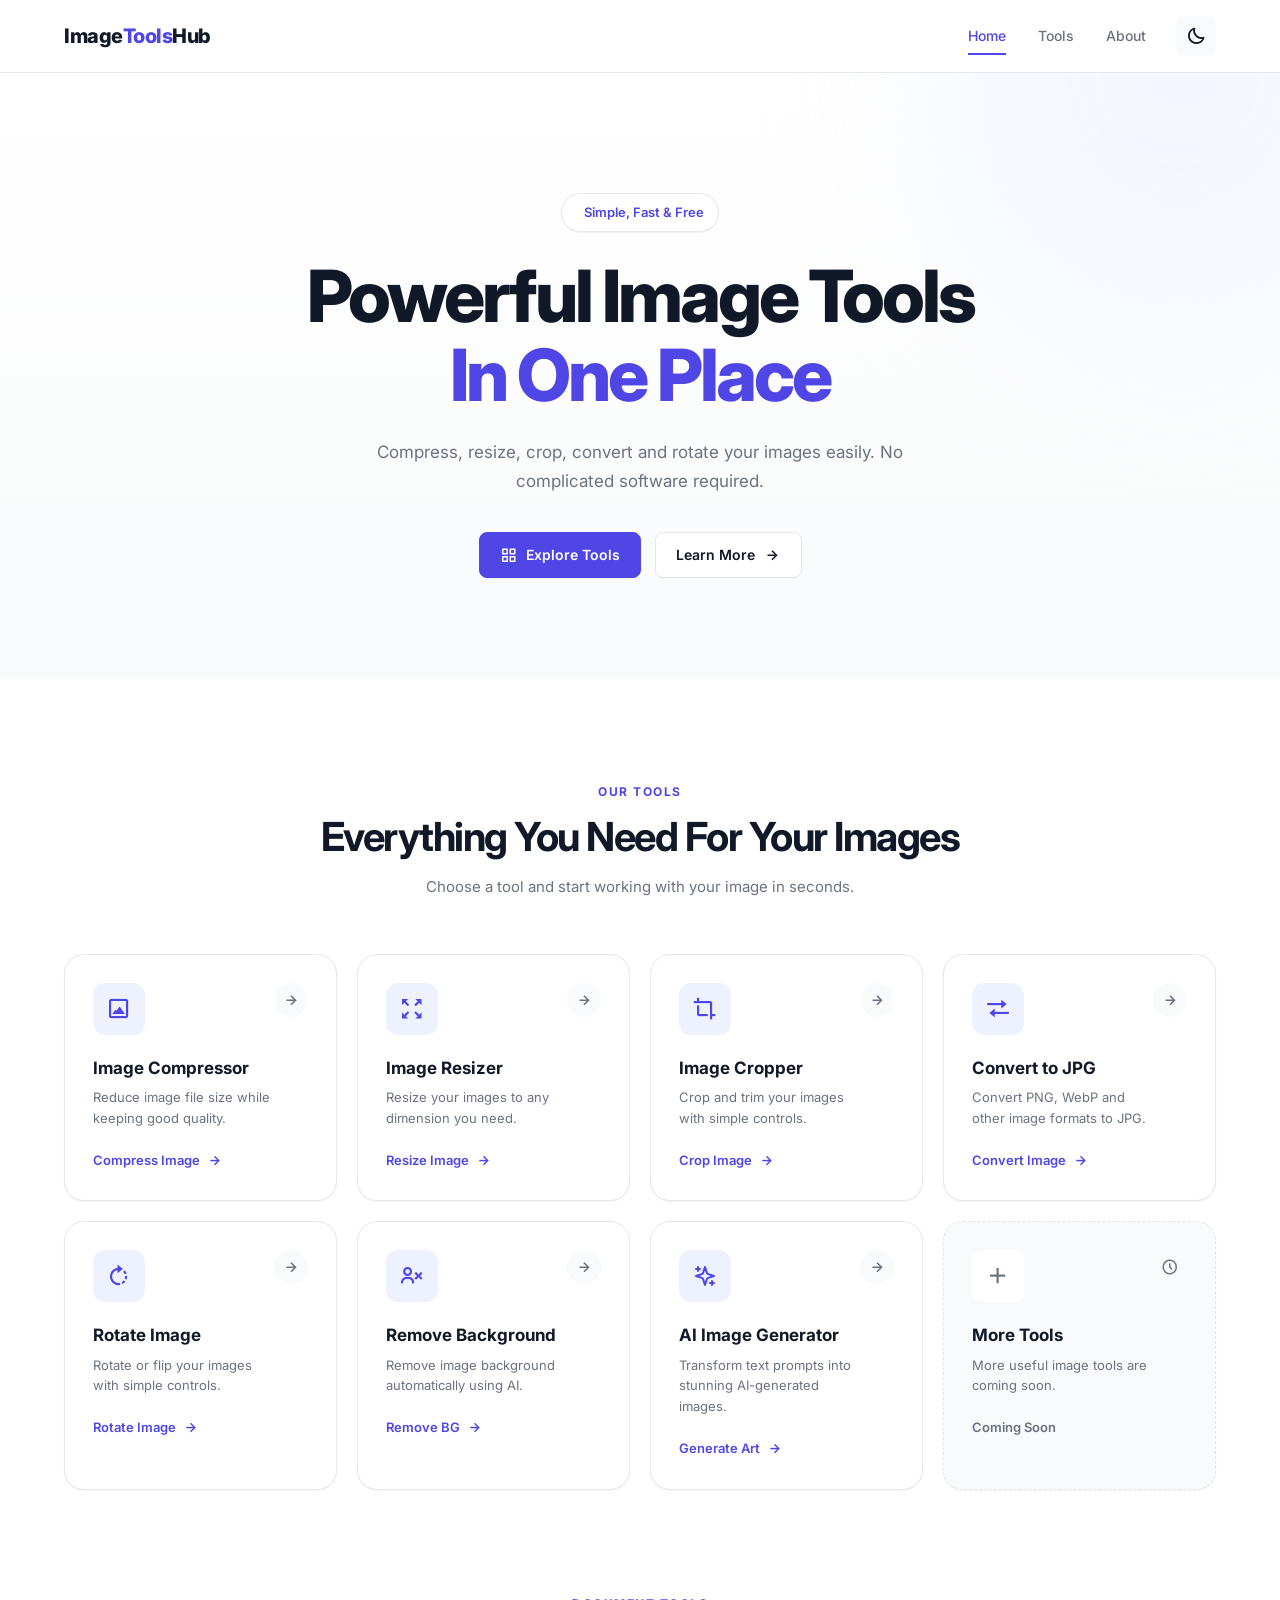
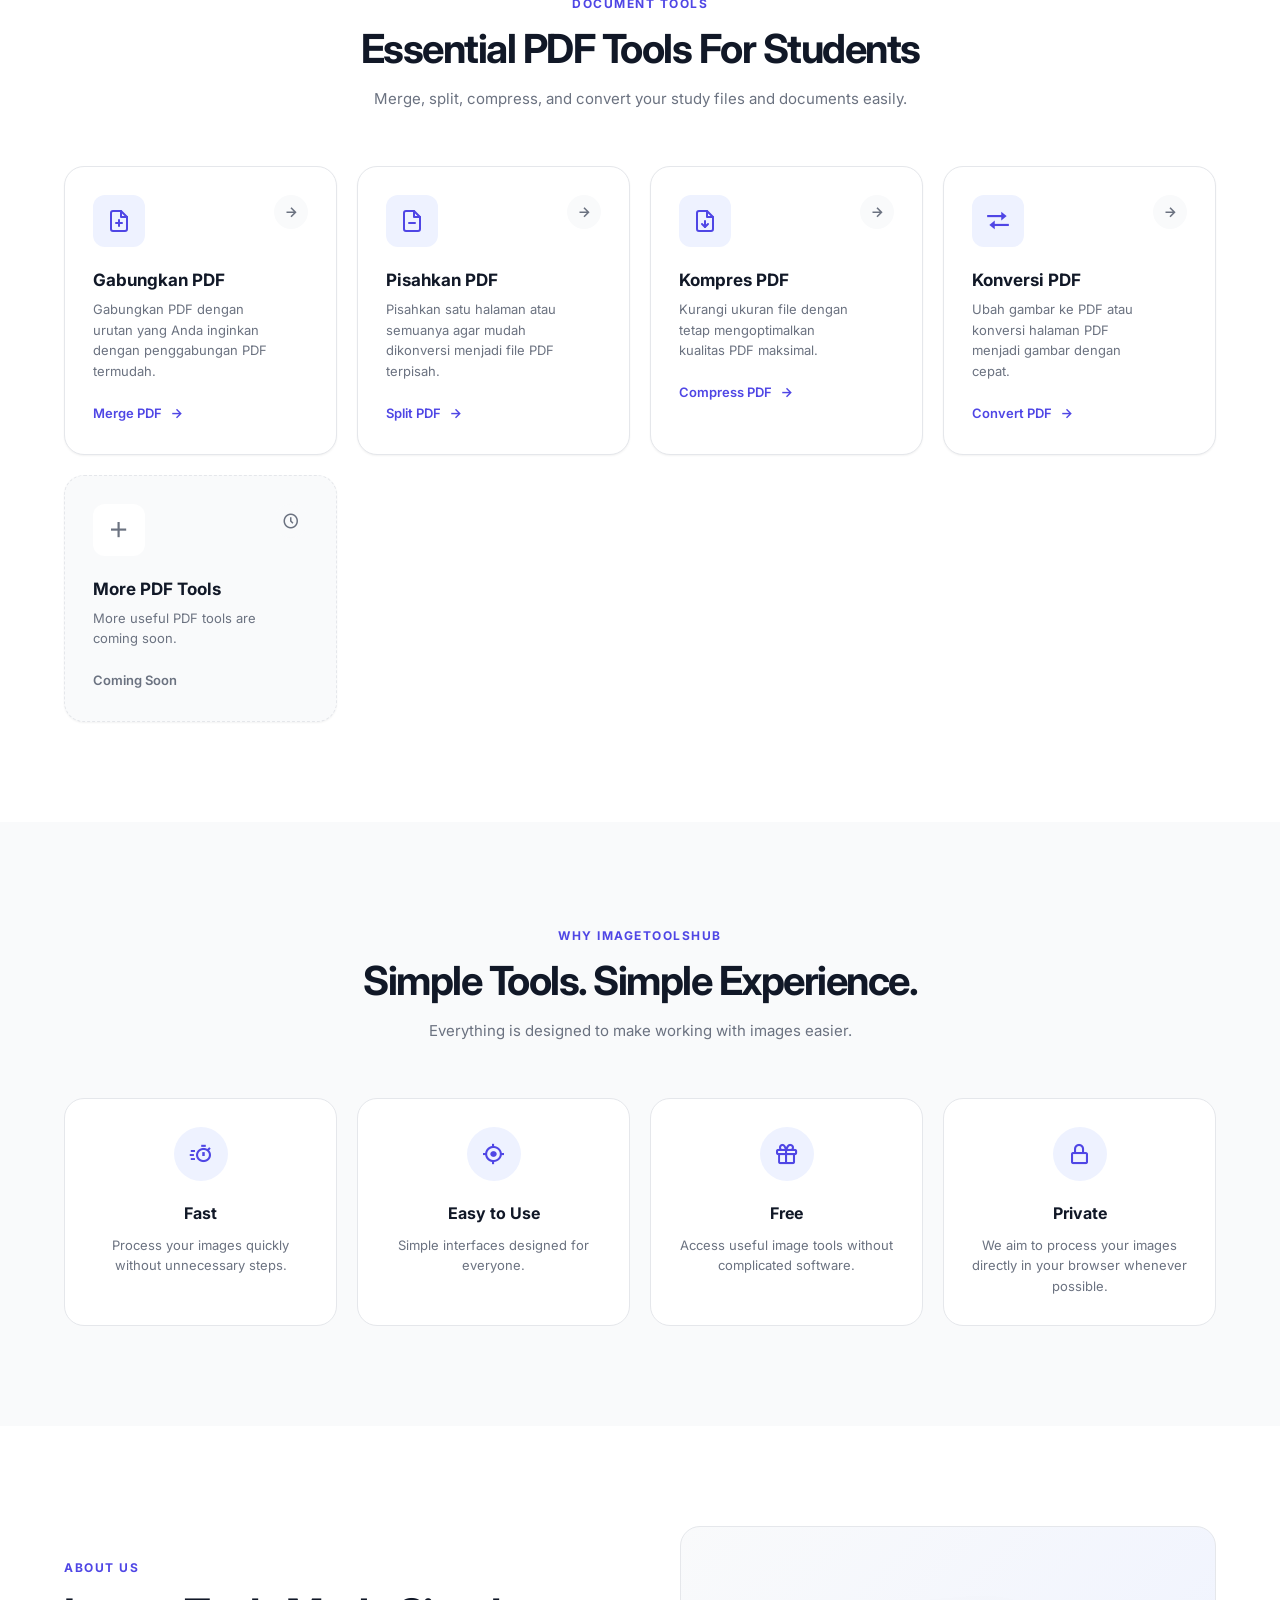
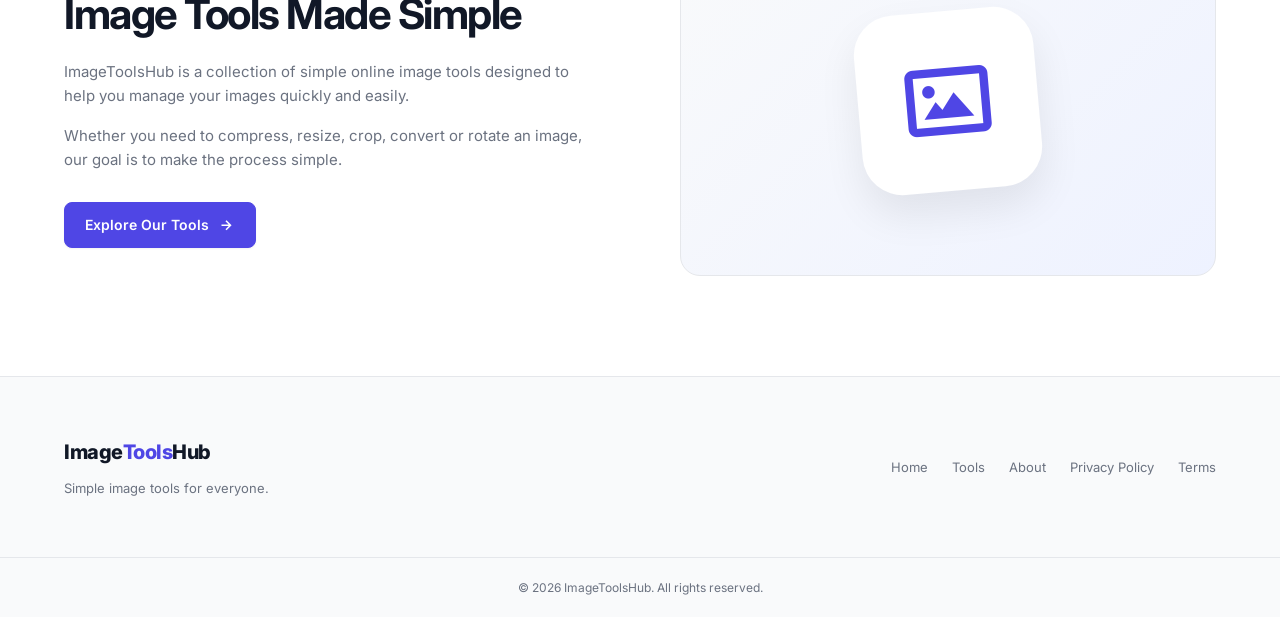
<file: index.html>
<!doctype html>
<html lang="en">
  <head>
    <!-- =========================
         BASIC META
    ========================== -->

    <meta charset="UTF-8" />

    <meta name="viewport" content="width=device-width, initial-scale=1.0" />

    <meta
      name="description"
      content="ImageToolsHub provides free online tools to compress, resize, crop, convert, rotate images, and generate stunning AI art instantly."
    />

    <meta
      name="keywords"
      content="image tools, image compressor, image resizer, image cropper, convert image to jpg, rotate image"
    />

    <meta name="author" content="ImageToolsHub" />

    <!-- =========================
         PAGE TITLE
    ========================== -->

    <title>ImageToolsHub - Free Online Image Tools & AI Image Generator</title>

    <!-- =========================
         BOXICONS
    ========================== -->

    <link
      href="https://unpkg.com/boxicons@2.1.4/css/boxicons.min.css"
      rel="stylesheet"
    />
    <link rel="icon" type="image/png" href="path/ke/logo-kamu.png" />
    <!-- =========================
         CSS
    ========================== -->

    <link rel="stylesheet" href="assets/css/style.css" />

    <!-- =========================
         iklan Popunder Monetag
    ========================== -->

    <script>
      (function (s) {
        ((s.dataset.zone = "12061023"),
          (s.src = "https://al5sm.com/tag.min.js"));
      })(
        [document.documentElement, document.body]
          .filter(Boolean)
          .pop()
          .appendChild(document.createElement("script")),
      );
    </script>
  </head>

  <body>
    <!-- =========================
         NAVBAR
    ========================== -->

    <header class="navbar">
      <div class="container nav-container">
        <!-- LOGO -->

        <a href="index.html" class="logo"> Image<span>Tools</span>Hub </a>

        <!-- DESKTOP NAVIGATION -->

        <nav class="nav-menu" id="navMenu">
          <a href="#home" class="nav-link active"> Home </a>

          <a href="#tools" class="nav-link"> Tools </a>

          <a href="#about" class="nav-link"> About </a>
        </nav>

        <!-- NAVBAR ACTION -->

        <div class="nav-actions">
          <!-- THEME TOGGLE -->

          <button
            class="theme-toggle"
            id="themeToggle"
            aria-label="Toggle dark mode"
          >
            <i class="bx bx-moon"></i>
          </button>

          <!-- MOBILE MENU -->

          <button
            class="menu-toggle"
            id="menuToggle"
            aria-label="Open navigation menu"
          >
            <i class="bx bx-menu"></i>
          </button>
        </div>
      </div>
    </header>

    <!-- =========================
     HERO SECTION
========================== -->

    <section class="hero" id="home">
      <div class="container hero-container">
        <div class="hero-content">
          <!-- HERO BADGE -->
          <div class="hero-badge">
            <i class="bx bx-sparkles"></i>
            <span>Simple, Fast & Free</span>
          </div>

          <!-- HERO TITLE -->
          <h1>
            Powerful Image Tools
            <span>In One Place</span>
          </h1>

          <!-- HERO DESCRIPTION -->
          <p>
            Compress, resize, crop, convert and rotate your images easily. No
            complicated software required.
          </p>

          <!-- HERO BUTTONS -->
          <div class="hero-buttons">
            <a href="#tools" class="btn btn-primary">
              <i class="bx bx-grid-alt"></i>
              Explore Tools
            </a>

            <a href="#about" class="btn btn-secondary">
              Learn More
              <i class="bx bx-right-arrow-alt"></i>
            </a>
          </div>
        </div>
      </div>
    </section>

    <main>
      <!-- ======================================
             SECTION 1: IMAGE & AI TOOLS
        ======================================= -->
      <section class="tools-section" id="tools">
        <div class="container">
          <!-- SECTION HEADER -->

          <div class="section-header">
            <span class="section-label"> OUR TOOLS </span>

            <h2>Everything You Need For Your Images</h2>

            <p>Choose a tool and start working with your image in seconds.</p>
          </div>

          <!-- TOOLS GRID -->

          <div class="tools-grid">
            <!-- IMAGE COMPRESSOR -->
            <a href="Tools/Image-compressor/index.html" class="tool-card">
              <div class="tool-icon">
                <i class="bx bx-image-alt"></i>
              </div>

              <div class="tool-content">
                <h3>Image Compressor</h3>
                <p>Reduce image file size while keeping good quality.</p>
                <span class="tool-link">
                  Compress Image
                  <i class="bx bx-right-arrow-alt"></i>
                </span>
              </div>

              <div class="tool-arrow">
                <i class="bx bx-right-arrow-alt"></i>
              </div>
            </a>

            <!-- IMAGE RESIZER -->
            <a href="Tools/Image-Resizer/index.html" class="tool-card">
              <div class="tool-icon">
                <i class="bx bx-expand"></i>
              </div>

              <div class="tool-content">
                <h3>Image Resizer</h3>
                <p>Resize your images to any dimension you need.</p>
                <span class="tool-link">
                  Resize Image
                  <i class="bx bx-right-arrow-alt"></i>
                </span>
              </div>

              <div class="tool-arrow">
                <i class="bx bx-right-arrow-alt"></i>
              </div>
            </a>

            <!-- IMAGE CROPPER -->
            <a href="Tools/Image-cropper/index.html" class="tool-card">
              <div class="tool-icon">
                <i class="bx bx-crop"></i>
              </div>

              <div class="tool-content">
                <h3>Image Cropper</h3>
                <p>Crop and trim your images with simple controls.</p>
                <span class="tool-link">
                  Crop Image
                  <i class="bx bx-right-arrow-alt"></i>
                </span>
              </div>

              <div class="tool-arrow">
                <i class="bx bx-right-arrow-alt"></i>
              </div>
            </a>

            <!-- CONVERT TO JPG -->
            <a href="Tools/Image-converter/index.html" class="tool-card">
              <div class="tool-icon">
                <i class="bx bx-transfer"></i>
              </div>

              <div class="tool-content">
                <h3>Convert to JPG</h3>
                <p>Convert PNG, WebP and other image formats to JPG.</p>
                <span class="tool-link">
                  Convert Image
                  <i class="bx bx-right-arrow-alt"></i>
                </span>
              </div>

              <div class="tool-arrow">
                <i class="bx bx-right-arrow-alt"></i>
              </div>
            </a>

            <!-- ROTATE IMAGE -->
            <a href="Tools/Image-rotator/index.html" class="tool-card">
              <div class="tool-icon">
                <i class="bx bx-rotate-right"></i>
              </div>

              <div class="tool-content">
                <h3>Rotate Image</h3>
                <p>Rotate or flip your images with simple controls.</p>
                <span class="tool-link">
                  Rotate Image
                  <i class="bx bx-right-arrow-alt"></i>
                </span>
              </div>

              <div class="tool-arrow">
                <i class="bx bx-right-arrow-alt"></i>
              </div>
            </a>

            <!-- REMOVE BACKGROUND AI -->
            <a href="Tools/Image-remove-bg/index.html" class="tool-card">
              <div class="tool-icon">
                <i class="bx bx-user-x"></i>
              </div>

              <div class="tool-content">
                <h3>Remove Background</h3>
                <p>Remove image background automatically using AI.</p>
                <span class="tool-link">
                  Remove BG
                  <i class="bx bx-right-arrow-alt"></i>
                </span>
              </div>

              <div class="tool-arrow">
                <i class="bx bx-right-arrow-alt"></i>
              </div>
            </a>

            <!-- AI IMAGE GENERATOR -->
            <a href="Tools/Ai-image-generator/index.html" class="tool-card">
              <div class="tool-icon">
                <svg
                  xmlns="http://www.w3.org/2000/svg"
                  width="24"
                  height="24"
                  viewBox="0 0 24 24"
                  fill="none"
                  stroke="currentColor"
                  stroke-width="2"
                  stroke-linecap="round"
                  stroke-linejoin="round"
                >
                  <path
                    d="m12 3-1.912 5.813a2 2 0 0 1-1.275 1.275L3 12l5.813 1.912a2 2 0 0 1 1.275 1.275L12 21l1.912-5.813a2 2 0 0 1 1.275-1.275L21 12l-5.813-1.912a2 2 0 0 1-1.275-1.275L12 3Z"
                  />
                  <path d="M5 3v4" />
                  <path d="M3 5h4" />
                  <path d="M19 17v4" />
                  <path d="M17 19h4" />
                </svg>
              </div>

              <div class="tool-content">
                <h3>AI Image Generator</h3>
                <p>Transform text prompts into stunning AI-generated images.</p>
                <span class="tool-link">
                  Generate Art
                  <i class="bx bx-right-arrow-alt"></i>
                </span>
              </div>

              <div class="tool-arrow">
                <i class="bx bx-right-arrow-alt"></i>
              </div>
            </a>

            <!-- MORE TOOLS -->
            <div class="tool-card coming-soon">
              <div class="tool-icon">
                <i class="bx bx-plus"></i>
              </div>

              <div class="tool-content">
                <h3>More Tools</h3>
                <p>More useful image tools are coming soon.</p>
                <span class="tool-link"> Coming Soon </span>
              </div>

              <div class="tool-arrow">
                <i class="bx bx-time-five"></i>
              </div>
            </div>
          </div>
        </div>
      </section>

      <!-- ======================================
             SECTION 2: PDF TOOLS (KHUSUS DOKUMEN)
        ======================================= -->
      <section class="tools-section">
        <div class="container">
          <!-- SECTION HEADER -->

          <div class="section-header">
            <span class="section-label"> DOCUMENT TOOLS </span>

            <h2>Essential PDF Tools For Students</h2>

            <p>
              Merge, split, compress, and convert your study files and documents
              easily.
            </p>
          </div>

          <!-- TOOLS GRID -->

          <div class="tools-grid">
            <!-- 1. Gabungkan PDF -->
            <a href="Tools/marge-pdf/index.html" class="tool-card">
              <div class="tool-icon">
                <svg
                  xmlns="http://www.w3.org/2000/svg"
                  width="24"
                  height="24"
                  viewBox="0 0 24 24"
                  fill="none"
                  stroke="currentColor"
                  stroke-width="2"
                  stroke-linecap="round"
                  stroke-linejoin="round"
                >
                  <path
                    d="M14 2H6a2 2 0 0 0-2 2v16a2 2 0 0 0 2 2h12a2 2 0 0 0 2-2V8z"
                  ></path>
                  <polyline points="14 2 14 8 20 8"></polyline>
                  <line x1="12" y1="11" x2="12" y2="17"></line>
                  <line x1="9" y1="14" x2="15" y2="14"></line>
                </svg>
              </div>
              <div class="tool-content">
                <h3>Gabungkan PDF</h3>
                <p>
                  Gabungkan PDF dengan urutan yang Anda inginkan dengan
                  penggabungan PDF termudah.
                </p>
                <span class="tool-link">
                  Merge PDF <i class="bx bx-right-arrow-alt"></i>
                </span>
              </div>
              <div class="tool-arrow">
                <i class="bx bx-right-arrow-alt"></i>
              </div>
            </a>

            <!-- 2. Pisahkan PDF -->
            <a href="Tools/split-pdf/index.html" class="tool-card">
              <div class="tool-icon">
                <svg
                  xmlns="http://www.w3.org/2000/svg"
                  width="24"
                  height="24"
                  viewBox="0 0 24 24"
                  fill="none"
                  stroke="currentColor"
                  stroke-width="2"
                  stroke-linecap="round"
                  stroke-linejoin="round"
                >
                  <path
                    d="M14 2H6a2 2 0 0 0-2 2v16a2 2 0 0 0 2 2h12a2 2 0 0 0 2-2V8z"
                  ></path>
                  <polyline points="14 2 14 8 20 8"></polyline>
                  <line x1="9" y1="14" x2="15" y2="14"></line>
                </svg>
              </div>
              <div class="tool-content">
                <h3>Pisahkan PDF</h3>
                <p>
                  Pisahkan satu halaman atau semuanya agar mudah dikonversi
                  menjadi file PDF terpisah.
                </p>
                <span class="tool-link">
                  Split PDF <i class="bx bx-right-arrow-alt"></i>
                </span>
              </div>
              <div class="tool-arrow">
                <i class="bx bx-right-arrow-alt"></i>
              </div>
            </a>

            <!-- 3. Kompres PDF -->
            <a href="Tools/compress-pdf/index.html" class="tool-card">
              <div class="tool-icon">
                <svg
                  xmlns="http://www.w3.org/2000/svg"
                  width="24"
                  height="24"
                  viewBox="0 0 24 24"
                  fill="none"
                  stroke="currentColor"
                  stroke-width="2"
                  stroke-linecap="round"
                  stroke-linejoin="round"
                >
                  <path
                    d="M14 2H6a2 2 0 0 0-2 2v16a2 2 0 0 0 2 2h12a2 2 0 0 0 2-2V8z"
                  ></path>
                  <polyline points="14 2 14 8 20 8"></polyline>
                  <polyline points="9 15 12 18 15 15"></polyline>
                  <line x1="12" y1="12" x2="12" y2="18"></line>
                </svg>
              </div>
              <div class="tool-content">
                <h3>Kompres PDF</h3>
                <p>
                  Kurangi ukuran file dengan tetap mengoptimalkan kualitas PDF
                  maksimal.
                </p>
                <span class="tool-link">
                  Compress PDF <i class="bx bx-right-arrow-alt"></i>
                </span>
              </div>
              <div class="tool-arrow">
                <i class="bx bx-right-arrow-alt"></i>
              </div>
            </a>

            <!-- 4. Konversi PDF -->
            <a href="Tools/convert-pdf/index.html" class="tool-card">
              <div class="tool-icon">
                <i class="bx bx-transfer"></i>
              </div>
              <div class="tool-content">
                <h3>Konversi PDF</h3>
                <p>
                  Ubah gambar ke PDF atau konversi halaman PDF menjadi gambar
                  dengan cepat.
                </p>
                <span class="tool-link">
                  Convert PDF <i class="bx bx-right-arrow-alt"></i>
                </span>
              </div>
              <div class="tool-arrow">
                <i class="bx bx-right-arrow-alt"></i>
              </div>
            </a>

            <!-- 5. More PDF Tools -->
            <div class="tool-card coming-soon">
              <div class="tool-icon">
                <i class="bx bx-plus"></i>
              </div>
              <div class="tool-content">
                <h3>More PDF Tools</h3>
                <p>More useful PDF tools are coming soon.</p>
                <span class="tool-link"> Coming Soon </span>
              </div>
              <div class="tool-arrow">
                <i class="bx bx-time-five"></i>
              </div>
            </div>
          </div>
        </div>
      </section>

      <!-- =========================
             WHY SECTION
        ========================== -->

      <section class="why-section">
        <div class="container">
          <!-- SECTION HEADER -->

          <div class="section-header">
            <span class="section-label"> WHY IMAGETOOLSHUB </span>

            <h2>Simple Tools. Simple Experience.</h2>

            <p>Everything is designed to make working with images easier.</p>
          </div>

          <!-- FEATURES GRID -->

          <div class="features-grid">
            <!-- FEATURE 1 -->

            <div class="feature-card">
              <div class="feature-icon">
                <i class="bx bx-timer"></i>
              </div>

              <h3>Fast</h3>

              <p>Process your images quickly without unnecessary steps.</p>
            </div>

            <!-- FEATURE 2 -->

            <div class="feature-card">
              <div class="feature-icon">
                <i class="bx bx-target-lock"></i>
              </div>

              <h3>Easy to Use</h3>

              <p>Simple interfaces designed for everyone.</p>
            </div>

            <!-- FEATURE 3 -->

            <div class="feature-card">
              <div class="feature-icon">
                <i class="bx bx-gift"></i>
              </div>

              <h3>Free</h3>

              <p>Access useful image tools without complicated software.</p>
            </div>

            <!-- FEATURE 4 -->

            <div class="feature-card">
              <div class="feature-icon">
                <i class="bx bx-lock-alt"></i>
              </div>

              <h3>Private</h3>

              <p>
                We aim to process your images directly in your browser whenever
                possible.
              </p>
            </div>
          </div>
        </div>
      </section>

      <!-- =========================
             ABOUT SECTION
        ========================== -->

      <section class="about-section" id="about">
        <div class="container about-container">
          <!-- ABOUT CONTENT -->

          <div class="about-content">
            <span class="section-label"> ABOUT US </span>

            <h2>Image Tools Made Simple</h2>

            <p>
              ImageToolsHub is a collection of simple online image tools
              designed to help you manage your images quickly and easily.
            </p>

            <p>
              Whether you need to compress, resize, crop, convert or rotate an
              image, our goal is to make the process simple.
            </p>

            <a href="#tools" class="btn btn-primary">
              Explore Our Tools

              <i class="bx bx-right-arrow-alt"></i>
            </a>
          </div>

          <!-- ABOUT ICON -->

          <div class="about-visual">
            <div class="about-icon-large">
              <i class="bx bx-image"></i>
            </div>
          </div>
        </div>
      </section>
    </main>

    <!-- =========================
         FOOTER
    ========================== -->

    <footer class="footer">
      <div class="container footer-container">
        <!-- FOOTER BRAND -->

        <div class="footer-brand">
          <a href="index.html" class="logo"> Image<span>Tools</span>Hub </a>

          <p>Simple image tools for everyone.</p>
        </div>

        <!-- FOOTER LINKS -->

        <div class="footer-links">
          <a href="#home"> Home </a>

          <a href="#tools"> Tools </a>

          <a href="#about"> About </a>

          <a href="Tools/Privacy-Policy/index.html#Privacy-Policy">
            Privacy Policy
          </a>

          <a href="#"> Terms </a>
        </div>
      </div>

      <!-- FOOTER BOTTOM -->

      <div class="footer-bottom">
        <div class="container">
          <p>© 2026 ImageToolsHub. All rights reserved.</p>
        </div>
      </div>
    </footer>

    <!-- =========================
         JAVASCRIPT
    ========================== -->

    <script src="assets/js/script.js"></script>
  </body>
</html>
</file>
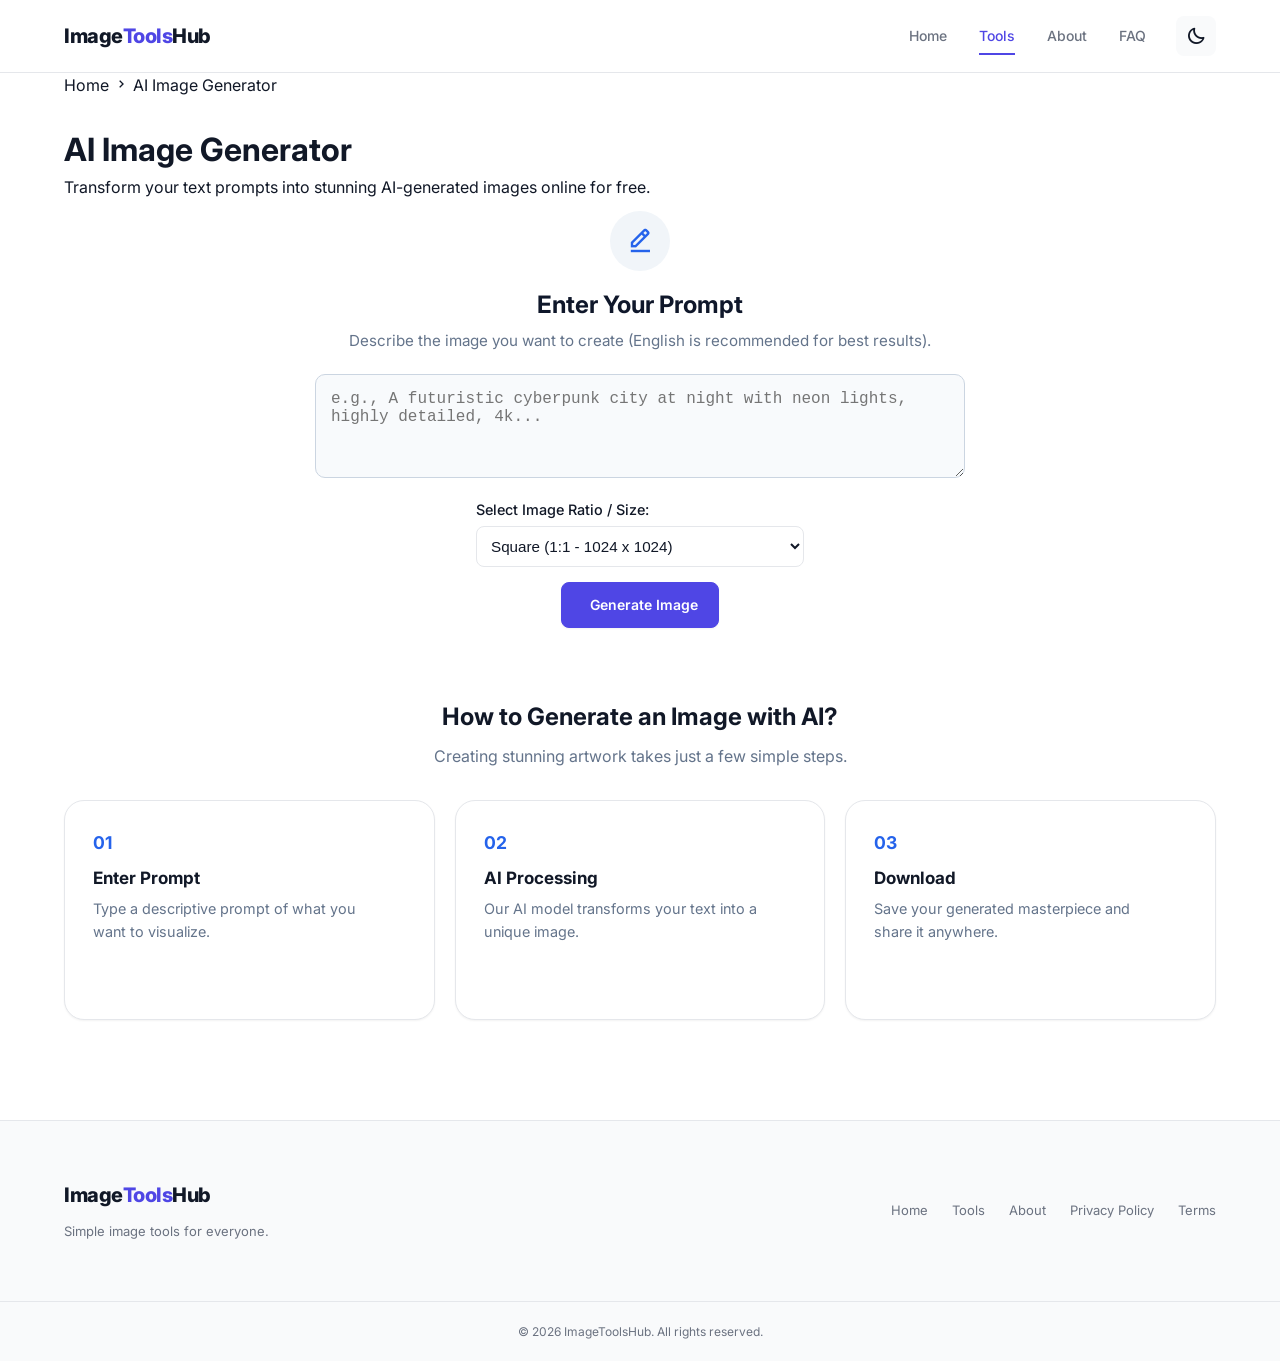
<file: Tools/Ai-image-generator/index.html>
<!doctype html>
<html lang="en">
  <head>
    <meta charset="UTF-8" />
    <meta name="viewport" content="width=device-width, initial-scale=1.0" />
    <title>AI Image Generator - ImageToolsHub</title>

    <!-- Boxicons -->
    <link
      href="https://unpkg.com/boxicons@2.1.4/css/boxicons.min.css"
      rel="stylesheet"
    />

    <!-- CSS Global & Lokal -->
    <link rel="stylesheet" href="../../assets/css/style.css" />
    <link rel="stylesheet" href="assets/css/imagegenerator.css" />
  </head>
  <body>
    <!-- =========================
       NAVBAR
  ========================== -->
    <header class="navbar">
      <div class="container nav-container">
        <a href="../../index.html" class="logo"> Image<span>Tools</span>Hub </a>

        <nav class="nav-menu" id="navMenu">
          <a href="../../index.html#home" class="nav-link"> Home </a>
          <a href="../../index.html#tools" class="nav-link active"> Tools </a>
          <a href="../../index.html#about" class="nav-link"> About </a>
          <a href="../../index.html#faq" class="nav-link"> FAQ </a>
        </nav>

        <div class="nav-actions">
          <!-- Theme Toggle (Akan otomatis diatur oleh JS Global) -->
          <button
            class="theme-toggle"
            id="themeToggle"
            aria-label="Toggle dark mode"
          >
            <i class="bx bx-moon"></i>
          </button>
          <button
            class="menu-toggle"
            id="menuToggle"
            aria-label="Open navigation menu"
          >
            <i class="bx bx-menu"></i>
          </button>
        </div>
      </div>
    </header>

    <!-- =========================
       MAIN CONTENT
  ========================== -->
    <main class="main-content">
      <div class="container">
        <!-- Breadcrumb -->
        <div class="breadcrumb">
          <a href="../../index.html">Home</a>
          <i class="bx bx-chevron-right"></i>
          <span>AI Image Generator</span>
        </div>

        <!-- Tool Header Section -->
        <div class="tool-header-section">
          <div class="tool-main-icon">
            <i class="bx bx-sparkles"></i>
          </div>
          <h1>AI Image Generator</h1>
          <p>
            Transform your text prompts into stunning AI-generated images online
            for free.
          </p>
        </div>

        <!-- Tool Card Box (Kotak Utama) -->
        <div class="tool-card-box">
          <!-- Prompt Input Form -->
          <div class="prompt-box" id="promptBox">
            <div class="upload-icon-container">
              <i class="bx bx-edit-alt"></i>
            </div>
            <h3>Enter Your Prompt</h3>
            <p>
              Describe the image you want to create (English is recommended for
              best results).
            </p>

            <textarea
              id="promptInput"
              rows="4"
              placeholder="e.g., A futuristic cyberpunk city at night with neon lights, highly detailed, 4k..."
            ></textarea>
            <div style="margin-bottom: 15px; text-align: left">
              <label
                for="aspectRatio"
                style="
                  display: block;
                  margin-bottom: 5px;
                  font-weight: 500;
                  font-size: 0.9rem;
                "
              >
                Select Image Ratio / Size:
              </label>
              <select
                id="aspectRatio"
                style="
                  width: 100%;
                  padding: 10px;
                  border-radius: 8px;
                  border: 1px solid var(--border-color, #cbd5e1);
                  background: var(--background-color, #fff);
                  color: inherit;
                  font-size: 0.95rem;
                "
              >
                <option value="1024x1024">Square (1:1 - 1024 x 1024)</option>
                <option value="1280x720">
                  Landscape / YouTube (16:9 - 1280 x 720)
                </option>
                <option value="720x1280">
                  Portrait / TikTok / Story (9:16 - 720 x 1280)
                </option>
                <option value="800x1200">
                  Standard Portrait (2:3 - 800 x 1200)
                </option>
              </select>
            </div>

            <button
              class="btn btn-primary"
              id="generateButton"
              onclick="generateImage()"
            >
              <i class="bx bx-sparkles"></i> Generate Image
            </button>
          </div>

          <!-- Loading Spinner -->
          <div
            id="loadingSpinner"
            class="loading-spinner"
            style="display: none"
          >
            <div class="spinner"></div>
            <p id="statusText">
              AI is painting your image... Please wait a moment.
            </p>
          </div>

          <!-- Result Box -->
          <div class="result-box" id="resultBox" style="display: none">
            <h3>Generated Result:</h3>
            <div class="image-preview">
              <img id="outputImg" alt="Generated AI Art" />
            </div>

            <div
              class="download-actions"
              style="
                display: flex;
                gap: 10px;
                justify-content: center;
                margin-top: 15px;
              "
            >
              <button
                class="btn btn-primary"
                id="downloadButton"
                onclick="downloadGeneratedImage()"
              >
                <i class="bx bx-download"></i> Download Image
              </button>
              <button class="btn btn-secondary" onclick="resetGenerator()">
                <i class="bx bx-refresh"></i> Generate Another
              </button>
            </div>
          </div>
        </div>

        <!-- =========================
           HOW TO SECTION
      ========================== -->
        <section
          class="how-to-section"
          style="margin-top: 60px; text-align: center"
        >
          <h2>How to Generate an Image with AI?</h2>
          <p style="color: #64748b; margin-top: 8px; margin-bottom: 30px">
            Creating stunning artwork takes just a few simple steps.
          </p>

          <div
            class="tools-grid"
            style="
              display: grid;
              grid-template-columns: repeat(auto-fit, minmax(250px, 1fr));
              gap: 20px;
              text-align: left;
            "
          >
            <div class="tool-card" style="cursor: default">
              <div class="tool-content">
                <span
                  style="color: #2563eb; font-weight: bold; font-size: 1.1rem"
                  >01</span
                >
                <h3 style="margin-top: 10px">Enter Prompt</h3>
                <p style="font-size: 0.9rem; color: #64748b">
                  Type a descriptive prompt of what you want to visualize.
                </p>
              </div>
            </div>

            <div class="tool-card" style="cursor: default">
              <div class="tool-content">
                <span
                  style="color: #2563eb; font-weight: bold; font-size: 1.1rem"
                  >02</span
                >
                <h3 style="margin-top: 10px">AI Processing</h3>
                <p style="font-size: 0.9rem; color: #64748b">
                  Our AI model transforms your text into a unique image.
                </p>
              </div>
            </div>

            <div class="tool-card" style="cursor: default">
              <div class="tool-content">
                <span
                  style="color: #2563eb; font-weight: bold; font-size: 1.1rem"
                  >03</span
                >
                <h3 style="margin-top: 10px">Download</h3>
                <p style="font-size: 0.9rem; color: #64748b">
                  Save your generated masterpiece and share it anywhere.
                </p>
              </div>
            </div>
          </div>
        </section>
      </div>
    </main>

    <!-- =========================
       FOOTER
  ========================== -->
    <footer class="footer">
      <div class="container footer-container">
        <div class="footer-brand">
          <a href="../../index.html" class="logo">
            Image<span>Tools</span>Hub
          </a>
          <p>Simple image tools for everyone.</p>
        </div>
        <div class="footer-links">
          <a href="../../index.html#home"> Home </a>
          <a href="../../index.html#tools"> Tools </a>
          <a href="../../index.html#about"> About </a>
          <a href="#"> Privacy Policy </a>
          <a href="#"> Terms </a>
        </div>
      </div>
      <div class="footer-bottom">
        <div class="container">
          <p>© 2026 ImageToolsHub. All rights reserved.</p>
        </div>
      </div>
    </footer>

    <!-- =========================
       JAVASCRIPT SCRIPTS
  ========================== -->
    <!-- 1. Skrip Global (Navbar & Dark Mode) -->
    <script src="../../assets/js/script.js"></script>
    <!-- 2. Skrip Khusus AI Image Generator -->
    <script src="assets/js/imagegenerator.js"></script>
  </body>
</html>
</file>
<file: assets/css/style.css>
/* ========================================
   GOOGLE FONT
======================================== */

@import url("https://fonts.googleapis.com/css2?family=Inter:wght@400;500;600;700;800&display=swap");

/* ========================================
   ROOT VARIABLES
======================================== */

:root {
  /* COLORS */
  --primary-color: #4f46e5;
  --primary-hover: #4338ca;
  --primary-light: #eef2ff;

  --text-color: #111827;
  --text-secondary: #6b7280;

  --background-color: #ffffff;
  --background-secondary: #f9fafb;

  --card-background: #ffffff;
  --border-color: #e5e7eb;
  --success-color: #10b981;

  /* SHADOWS */
  --shadow-sm: 0 1px 2px rgba(0, 0, 0, 0.05);
  --shadow-md: 0 10px 25px rgba(0, 0, 0, 0.06);
  --shadow-lg: 0 20px 40px rgba(0, 0, 0, 0.08);

  /* BORDER RADIUS */
  --radius-sm: 8px;
  --radius-md: 12px;
  --radius-lg: 20px;

  /* TRANSITION */
  --transition: all 0.3s ease;
}

/* ========================================
   DARK MODE VARIABLES
======================================== */

body.dark-mode {
  --primary-color: #7c5dfa;
  --primary-hover: #6948f5;
  --primary-light: rgba(124, 93, 250, 0.16);

  --text-color: #f9fafb;
  --text-secondary: #9ca3af;

  --background-color: #111827;
  --background-secondary: #1f2937;

  --card-background: #1f2937;
  --border-color: #374151;
}

/* ========================================
   RESET
======================================== */

* {
  margin: 0;
  padding: 0;
  box-sizing: border-box;
}

html {
  scroll-behavior: smooth;
}

body {
  font-family: "Inter", sans-serif;
  color: var(--text-color);
  background: var(--background-color);
  line-height: 1.6;
  transition: var(--transition);
  overflow-x: hidden;
}

a {
  text-decoration: none;
  color: inherit;
}

button {
  font-family: inherit;
}

img {
  max-width: 100%;
  display: block;
}

/* ========================================
   CONTAINER
======================================== */

.container {
  width: 100%;
  max-width: 1200px;
  margin: 0 auto;
  padding: 0 24px;
}

/* ========================================
   NAVBAR
======================================== */

.navbar {
  position: sticky;
  top: 0;
  left: 0;
  z-index: 1000;
  width: 100%;
  background: rgba(255, 255, 255, 0.95);
  backdrop-filter: blur(12px);
  -webkit-backdrop-filter: blur(12px);
  border-bottom: 1px solid var(--border-color);
  transition: var(--transition);
}

body.dark-mode .navbar {
  background: rgba(17, 24, 39, 0.95);
}

/* ========================================
   NAVBAR CONTAINER
======================================== */

.nav-container {
  width: 100%;
  max-width: 1200px;
  height: 72px;
  margin: 0 auto;
  padding: 0 24px;
  display: flex;
  align-items: center;
  justify-content: space-between;
  gap: 30px;
}

/* ========================================
   LOGO
======================================== */

.logo {
  display: inline-flex;
  align-items: center;
  flex-shrink: 0;
  font-size: 20px;
  font-weight: 800;
  letter-spacing: -0.5px;
  color: var(--text-color);
  white-space: nowrap;
}

.logo span {
  color: var(--primary-color);
}

/* ========================================
   NAVIGATION
======================================== */

.nav-menu {
  display: flex;
  align-items: center;
  justify-content: center;
  gap: 32px;
  margin-left: auto;
}

.nav-link {
  position: relative;
  display: inline-flex;
  align-items: center;
  font-size: 14px;
  font-weight: 500;
  color: var(--text-secondary);
  white-space: nowrap;
  transition: var(--transition);
}

.nav-link:hover,
.nav-link.active {
  color: var(--primary-color);
}

/* NAV UNDERLINE */

.nav-link::after {
  content: "";
  position: absolute;
  left: 0;
  bottom: -8px;
  width: 0;
  height: 2px;
  background: var(--primary-color);
  transition: var(--transition);
}

.nav-link:hover::after,
.nav-link.active::after {
  width: 100%;
}

/* ========================================
   NAV ACTIONS
======================================== */

.nav-actions {
  display: flex;
  align-items: center;
  justify-content: flex-end;
  gap: 12px;
  flex-shrink: 0;
}

/* ========================================
   THEME TOGGLE
======================================== */

.theme-toggle,
.menu-toggle {
  width: 40px;
  height: 40px;
  display: flex;
  align-items: center;
  justify-content: center;
  padding: 0;
  border: none;
  border-radius: var(--radius-sm);
  background: var(--background-secondary);
  color: var(--text-color);
  font-size: 20px;
  cursor: pointer;
  transition: var(--transition);
}

.theme-toggle:hover,
.menu-toggle:hover {
  background: var(--primary-light);
  color: var(--primary-color);
}

/* ========================================
   MOBILE MENU
======================================== */

.menu-toggle {
  display: none;
}

/* ========================================
   BUTTON
======================================== */

.btn {
  display: inline-flex;
  align-items: center;
  justify-content: center;
  gap: 8px;
  min-height: 46px;
  padding: 0 20px;
  border: 1px solid transparent;
  border-radius: var(--radius-sm);
  font-size: 14px;
  font-weight: 600;
  cursor: pointer;
  transition: var(--transition);
}

.btn i {
  font-size: 18px;
}

/* PRIMARY BUTTON */

.btn-primary {
  background: var(--primary-color);
  color: #ffffff;
  border-color: var(--primary-color);
  box-shadow: var(--shadow-sm);
}

.btn-primary:hover {
  background: var(--primary-hover);
  border-color: var(--primary-hover);
  transform: translateY(-2px);
  box-shadow: var(--shadow-md);
}

/* SECONDARY BUTTON */

.btn-secondary {
  background: var(--card-background);
  color: var(--text-color);
  border-color: var(--border-color);
}

.btn-secondary:hover {
  border-color: var(--primary-color);
  color: var(--primary-color);
  transform: translateY(-2px);
  box-shadow: var(--shadow-sm);
}

/* ========================================
   HERO SECTION
======================================== */

.hero {
  position: relative;
  padding: 120px 0 100px;
  overflow: hidden;
  background: linear-gradient(
    180deg,
    var(--background-color) 0%,
    var(--background-secondary) 100%
  );
}

/* HERO BACKGROUND EFFECT */

.hero::before {
  content: "";
  position: absolute;
  width: 500px;
  height: 500px;
  top: -250px;
  right: -150px;
  border-radius: 50%;
  background: var(--primary-light);
  filter: blur(80px);
  opacity: 0.6;
  pointer-events: none;
}

/* HERO CONTAINER */

.hero-container {
  position: relative;
  z-index: 2;
}

/* HERO CONTENT */

.hero-content {
  max-width: 800px;
  margin: 0 auto;
  text-align: center;
}

/* HERO BADGE */

.hero-badge {
  display: inline-flex;
  align-items: center;
  justify-content: center;
  gap: 8px;
  padding: 8px 14px;
  margin-bottom: 24px;
  border: 1px solid var(--border-color);
  border-radius: 50px;
  background: var(--card-background);
  color: var(--primary-color);
  font-size: 13px;
  font-weight: 600;
  box-shadow: var(--shadow-sm);
}

.hero-badge i {
  font-size: 18px;
}

/* HERO TITLE */

.hero h1 {
  max-width: 800px;
  margin: 0 auto;
  font-size: clamp(42px, 6vw, 72px);
  line-height: 1.1;
  letter-spacing: -3px;
  font-weight: 800;
  color: var(--text-color);
}

.hero h1 span {
  display: block;
  color: var(--primary-color);
}

/* HERO DESCRIPTION */

.hero p {
  max-width: 620px;
  margin: 24px auto 0;
  font-size: 17px;
  line-height: 1.7;
  color: var(--text-secondary);
}

/* HERO BUTTONS */

.hero-buttons {
  display: flex;
  align-items: center;
  justify-content: center;
  gap: 14px;
  margin-top: 36px;
}

/* ========================================
   SECTION COMMON
======================================== */

.tools-section,
.why-section,
.about-section {
  padding: 100px 0;
}

/* MERAPIKAN JARAK ANTAR SECTION TOOLS BERURUTAN */
.tools-section + .tools-section {
  padding-top: 0;
}

/* ========================================
   SECTION HEADER
======================================== */

.section-header {
  max-width: 700px;
  margin: 0 auto 55px;
  text-align: center;
}

.section-label {
  display: inline-block;
  margin-bottom: 12px;
  color: var(--primary-color);
  font-size: 12px;
  font-weight: 700;
  letter-spacing: 1.5px;
}

.section-header h2 {
  margin-bottom: 14px;
  font-size: clamp(28px, 4vw, 40px);
  line-height: 1.2;
  letter-spacing: -1.5px;
}

.section-header p {
  max-width: 600px;
  margin: 0 auto;
  font-size: 15px;
  color: var(--text-secondary);
}

/* ========================================
   TOOLS SECTION
======================================== */

.tools-section {
  background: var(--background-color);
}

/* ========================================
   TOOLS GRID
======================================== */

.tools-grid {
  display: grid;
  grid-template-columns: repeat(4, 1fr);
  gap: 20px;
}

/* ========================================
   TOOL CARD
======================================== */

.tool-card {
  position: relative;
  min-height: 220px;
  padding: 28px;
  display: flex;
  flex-direction: column;
  border: 1px solid var(--border-color);
  border-radius: var(--radius-lg);
  background: var(--card-background);
  box-shadow: var(--shadow-sm);
  overflow: hidden;
  transition: var(--transition);
}

.tool-card:hover {
  border-color: var(--primary-color);
  transform: translateY(-5px);
  box-shadow: var(--shadow-md);
}

/* TOOL ICON */

.tool-icon {
  width: 52px;
  height: 52px;
  display: flex;
  align-items: center;
  justify-content: center;
  margin-bottom: 22px;
  border-radius: var(--radius-md);
  background: var(--primary-light);
  color: var(--primary-color);
  font-size: 26px;
  transition: var(--transition);
}

.tool-card:hover .tool-icon {
  transform: scale(1.05);
}

/* TOOL CONTENT */

.tool-content {
  padding-right: 30px;
}

.tool-content h3 {
  margin-bottom: 8px;
  font-size: 17px;
  line-height: 1.3;
}

.tool-content p {
  margin-bottom: 18px;
  font-size: 13px;
  color: var(--text-secondary);
}

/* TOOL LINK */

.tool-link {
  display: inline-flex;
  align-items: center;
  gap: 6px;
  color: var(--primary-color);
  font-size: 13px;
  font-weight: 600;
}

.tool-link i {
  font-size: 17px;
  transition: var(--transition);
}

.tool-card:hover .tool-link i {
  transform: translateX(4px);
}

/* TOOL ARROW */

.tool-arrow {
  position: absolute;
  top: 28px;
  right: 28px;
  width: 34px;
  height: 34px;
  display: flex;
  align-items: center;
  justify-content: center;
  border-radius: 50%;
  background: var(--background-secondary);
  color: var(--text-secondary);
  font-size: 18px;
  transition: var(--transition);
}

.tool-card:hover .tool-arrow {
  background: var(--primary-light);
  color: var(--primary-color);
}

/* ========================================
   COMING SOON
======================================== */

.tool-card.coming-soon {
  cursor: default;
  border-style: dashed;
  background: var(--background-secondary);
}

.tool-card.coming-soon:hover {
  border-color: var(--border-color);
  transform: none;
  box-shadow: var(--shadow-sm);
}

.tool-card.coming-soon .tool-icon {
  background: var(--background-color);
  color: var(--text-secondary);
}

.tool-card.coming-soon .tool-link {
  color: var(--text-secondary);
}

/* ========================================
   WHY SECTION
======================================== */

.why-section {
  background: var(--background-secondary);
}

/* ========================================
   FEATURES GRID
======================================== */

.features-grid {
  display: grid;
  grid-template-columns: repeat(4, 1fr);
  gap: 20px;
}

/* ========================================
   FEATURE CARD
======================================== */

.feature-card {
  padding: 28px;
  border: 1px solid var(--border-color);
  border-radius: var(--radius-lg);
  background: var(--card-background);
  text-align: center;
  transition: var(--transition);
}

.feature-card:hover {
  transform: translateY(-5px);
  border-color: var(--primary-color);
  box-shadow: var(--shadow-md);
}

/* FEATURE ICON */

.feature-icon {
  width: 54px;
  height: 54px;
  margin: 0 auto 20px;
  display: flex;
  align-items: center;
  justify-content: center;
  border-radius: 50%;
  background: var(--primary-light);
  color: var(--primary-color);
  font-size: 25px;
}

.feature-card h3 {
  margin-bottom: 8px;
  font-size: 16px;
}

.feature-card p {
  font-size: 13px;
  color: var(--text-secondary);
}

/* ========================================
   ABOUT SECTION
======================================== */

.about-section {
  background: var(--background-color);
}

/* ========================================
   ABOUT CONTAINER
======================================== */

.about-container {
  display: grid;
  grid-template-columns: 1fr 1fr;
  align-items: center;
  gap: 80px;
}

/* ========================================
   ABOUT CONTENT
======================================== */

.about-content {
  max-width: 600px;
}

.about-content h2 {
  margin-bottom: 20px;
  font-size: clamp(30px, 4vw, 42px);
  line-height: 1.2;
  letter-spacing: -1.5px;
}

.about-content p {
  margin-bottom: 16px;
  font-size: 15px;
  color: var(--text-secondary);
}

.about-content .btn {
  margin-top: 14px;
}

/* ========================================
   ABOUT VISUAL
======================================== */

.about-visual {
  min-height: 350px;
  display: flex;
  align-items: center;
  justify-content: center;
  border: 1px solid var(--border-color);
  border-radius: var(--radius-lg);
  background: linear-gradient(
    135deg,
    var(--background-secondary),
    var(--primary-light)
  );
  overflow: hidden;
}

.about-icon-large {
  width: 180px;
  height: 180px;
  display: flex;
  align-items: center;
  justify-content: center;
  border-radius: 40px;
  background: var(--card-background);
  color: var(--primary-color);
  font-size: 100px;
  box-shadow: var(--shadow-lg);
  transform: rotate(-5deg);
  transition: var(--transition);
}

.about-visual:hover .about-icon-large {
  transform: rotate(0deg) scale(1.05);
}

/* ========================================
   FOOTER
======================================== */

.footer {
  background: var(--background-secondary);
  border-top: 1px solid var(--border-color);
}

/* ========================================
   FOOTER CONTAINER
======================================== */

.footer-container {
  min-height: 180px;
  display: flex;
  align-items: center;
  justify-content: space-between;
  gap: 40px;
  padding-top: 40px;
  padding-bottom: 40px;
}

/* ========================================
   FOOTER BRAND
======================================== */

.footer-brand .logo {
  margin-bottom: 10px;
}

.footer-brand p {
  font-size: 13px;
  color: var(--text-secondary);
}

/* ========================================
   FOOTER LINKS
======================================== */

.footer-links {
  display: flex;
  align-items: center;
  justify-content: flex-end;
  flex-wrap: wrap;
  gap: 24px;
}

.footer-links a {
  color: var(--text-secondary);
  font-size: 13px;
  transition: var(--transition);
}

.footer-links a:hover {
  color: var(--primary-color);
}

/* ========================================
   FOOTER BOTTOM
======================================== */

.footer-bottom {
  padding: 20px 0;
  border-top: 1px solid var(--border-color);
  text-align: center;
}

.footer-bottom p {
  font-size: 12px;
  color: var(--text-secondary);
}

/* ========================================
   LAPTOP / TABLET BESAR
======================================== */

@media (max-width: 1100px) {
  .tools-grid {
    grid-template-columns: repeat(3, 1fr);
  }
}

/* ========================================
   TABLET
======================================== */

@media (max-width: 992px) {
  .tools-grid {
    grid-template-columns: repeat(2, 1fr);
  }

  .features-grid {
    grid-template-columns: repeat(2, 1fr);
  }

  .about-container {
    gap: 50px;
  }
}

/* ========================================
   MOBILE NAVIGATION
======================================== */

@media (max-width: 768px) {
  /* NAVBAR */
  .nav-container {
    height: 64px;
    padding: 0 18px;
    gap: 12px;
  }

  /* NAV MENU */
  .nav-menu {
    position: absolute;
    top: 64px;
    left: 0;
    width: 100%;
    padding: 20px;
    display: flex;
    flex-direction: column;
    align-items: flex-start;
    gap: 18px;
    background: var(--background-color);
    border-bottom: 1px solid var(--border-color);
    box-shadow: var(--shadow-md);
    opacity: 0;
    visibility: hidden;
    transform: translateY(-10px);
    transition: var(--transition);
  }

  .nav-menu.active {
    opacity: 1;
    visibility: visible;
    transform: translateY(0);
  }

  .nav-link::after {
    display: none;
  }

  /* MOBILE MENU BUTTON */
  .menu-toggle {
    display: flex;
  }

  .nav-actions {
    gap: 8px;
  }

  /* HERO */
  .hero {
    padding: 90px 0 80px;
  }

  .hero h1 {
    font-size: 42px;
    letter-spacing: -2px;
  }

  .hero p {
    font-size: 15px;
  }

  .hero-buttons {
    flex-direction: column;
    width: 100%;
  }

  .hero-buttons .btn {
    width: 100%;
    max-width: 300px;
  }

  /* SECTIONS */
  .tools-section,
  .why-section,
  .about-section {
    padding: 80px 0;
  }

  /* TOOLS */
  .tools-grid {
    grid-template-columns: 1fr;
  }

  /* FEATURES */
  .features-grid {
    grid-template-columns: 1fr 1fr;
  }

  /* ABOUT */
  .about-container {
    grid-template-columns: 1fr;
    gap: 50px;
  }

  .about-content {
    max-width: none;
    text-align: center;
  }

  .about-content .section-label {
    display: block;
  }

  .about-visual {
    min-height: 300px;
  }

  /* FOOTER */
  .footer-container {
    flex-direction: column;
    align-items: center;
    text-align: center;
  }

  .footer-links {
    justify-content: center;
  }
}

/* ========================================
   SMALL MOBILE
======================================== */

@media (max-width: 480px) {
  .container {
    padding: 0 16px;
  }

  /* NAVBAR */
  .nav-container {
    height: 64px;
    padding: 0 16px;
  }

  .logo {
    font-size: 18px;
  }

  .nav-actions {
    gap: 6px;
  }

  .theme-toggle,
  .menu-toggle {
    width: 38px;
    height: 38px;
    font-size: 19px;
  }

  /* HERO */
  .hero {
    padding: 70px 0;
  }

  .hero h1 {
    font-size: 36px;
    letter-spacing: -1.5px;
  }

  .hero p {
    font-size: 14px;
  }

  .hero-badge {
    font-size: 11px;
    padding: 7px 12px;
  }

  /* SECTION */
  .tools-section,
  .why-section,
  .about-section {
    padding: 70px 0;
  }

  .section-header {
    margin-bottom: 40px;
  }

  .section-header h2 {
    font-size: 28px;
  }

  .section-header p {
    font-size: 14px;
  }

  /* TOOLS */
  .tool-card {
    min-height: 200px;
    padding: 24px;
  }

  /* FEATURES */
  .features-grid {
    grid-template-columns: 1fr;
  }

  /* ABOUT */
  .about-content h2 {
    font-size: 30px;
  }

  .about-content p {
    font-size: 14px;
  }

  .about-visual {
    min-height: 260px;
  }

  .about-icon-large {
    width: 140px;
    height: 140px;
    font-size: 80px;
  }

  /* FOOTER */
  .footer-container {
    padding-top: 35px;
    padding-bottom: 35px;
  }

  .footer-links {
    gap: 14px 20px;
  }
}
</file>
<file: Tools/Ai-image-generator/assets/css/imagegenerator.css>
/* ========================================
   AI IMAGE GENERATOR STYLES
======================================== */

.prompt-box {
  display: flex;
  flex-direction: column;
  align-items: center;
  text-align: center;
  padding: 10px;
}

.upload-icon-container {
  width: 60px;
  height: 60px;
  background-color: #f1f5f9;
  color: #2563eb;
  border-radius: 50%;
  display: flex;
  justify-content: center;
  align-items: center;
  font-size: 1.8rem;
  margin-bottom: 15px;
}

.prompt-box h3 {
  font-size: 1.5rem;
  color: #0f172a;
  margin-bottom: 5px;
}

.prompt-box p {
  color: #64748b;
  margin-bottom: 20px;
  font-size: 0.95rem;
}

.prompt-box textarea {
  width: 100%;
  max-width: 650px;
  padding: 15px;
  border: 1px solid #cbd5e1;
  border-radius: 10px;
  font-size: 1rem;
  outline: none;
  resize: vertical;
  margin-bottom: 20px;
  transition: border-color 0.2s;
  background-color: #f8fafc;
  color: #1e293b;
}

.prompt-box textarea:focus {
  border-color: #2563eb;
  background-color: #ffffff;
}

.image-preview {
  margin: 15px 0;
  display: flex;
  justify-content: center;
}

.image-preview img {
  max-width: 100%;
  max-height: 500px;
  border-radius: 10px;
  box-shadow: 0 4px 6px rgba(0, 0, 0, 0.1);
}

.loading-spinner {
  margin: 30px auto;
  text-align: center;
}

.spinner {
  width: 50px;
  height: 50px;
  border: 5px solid #e2e8f0;
  border-top: 5px solid #2563eb;
  border-radius: 50%;
  animation: spin 1s linear infinite;
  margin: 0 auto 15px auto;
}

@keyframes spin {
  0% {
    transform: rotate(0deg);
  }
  100% {
    transform: rotate(360deg);
  }
}

/* ========================================
   TAMBAHAN JARAK SPASI UTAMA (AGAR TIDAK RAPAT KE FOOTER)
======================================== */
.main-content {
  padding-bottom: 60px; /* Memberikan jarak napas antara card bawah dengan footer */
}

.how-to-section {
  margin-bottom: 40px;
}
</file>
